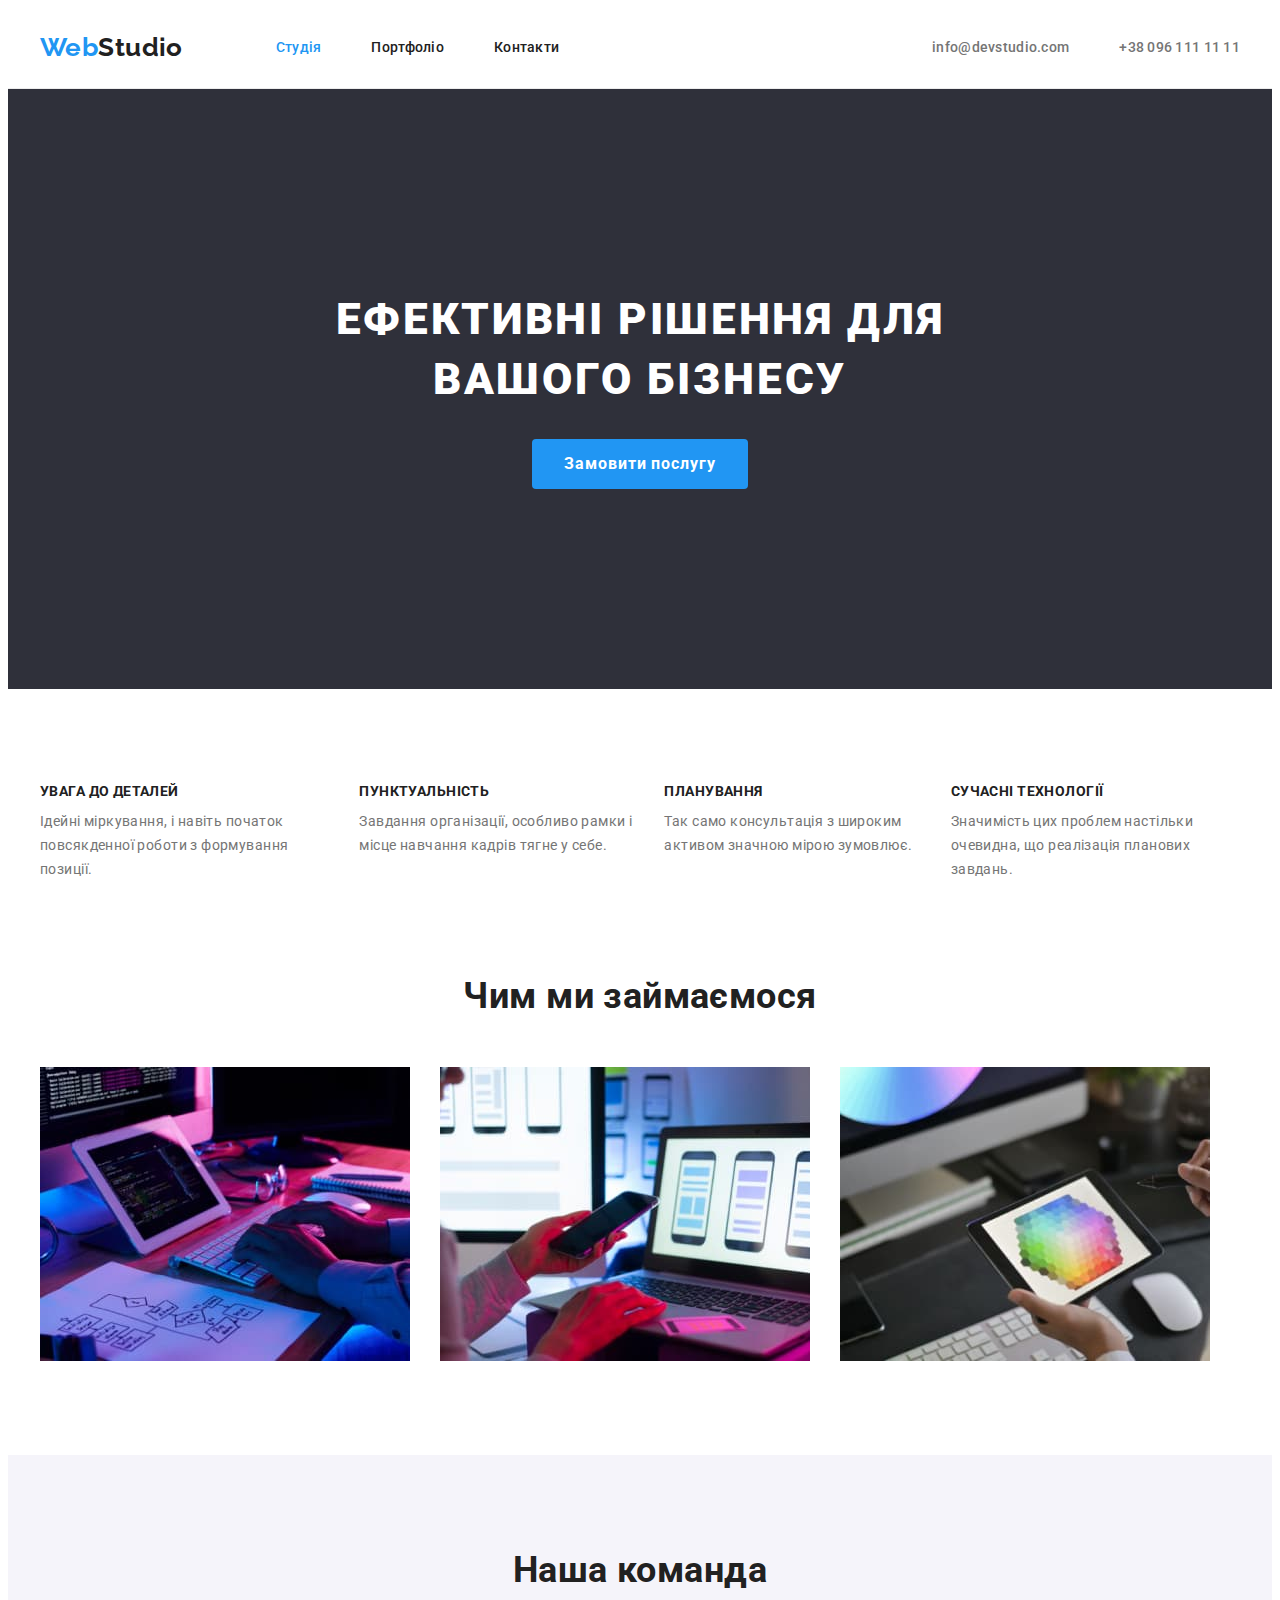
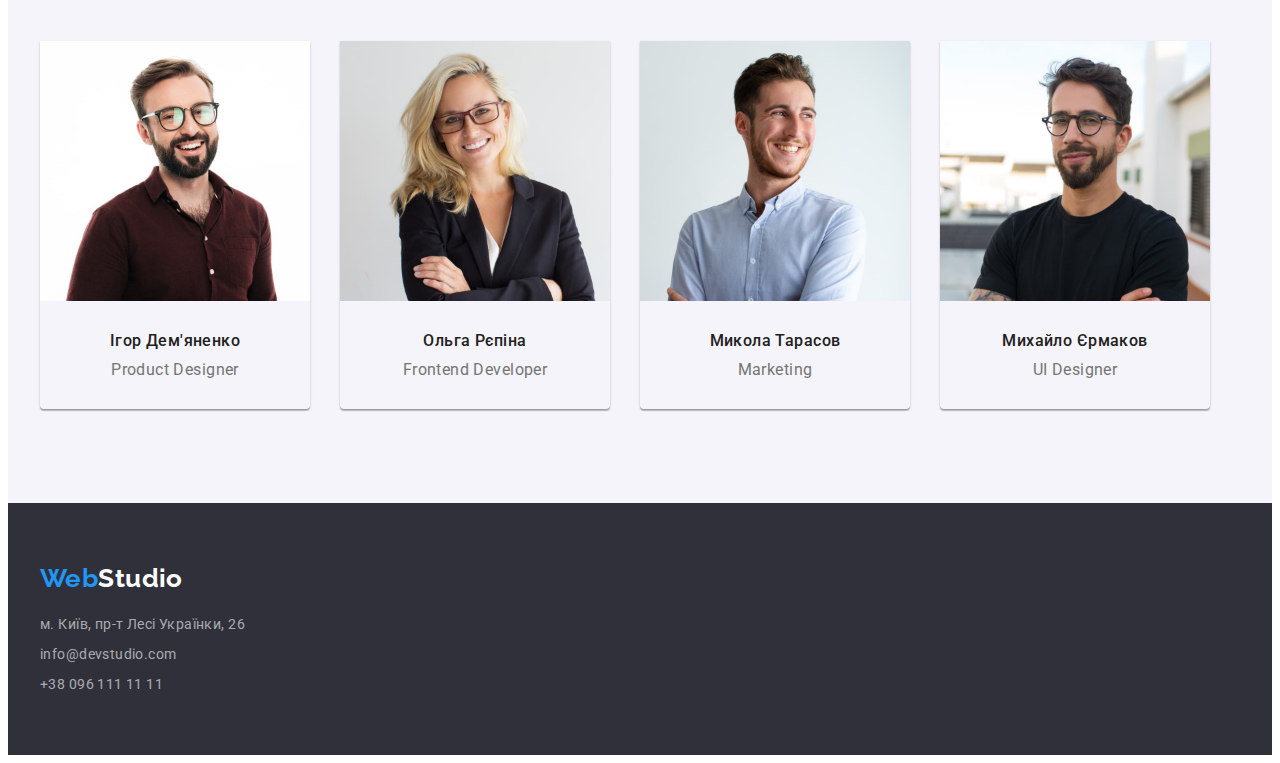
<file: index.html>
<!DOCTYPE html>
<html lang="uk">
  <head>
    <meta charset="UTF-8" />
    <meta http-equiv="X-UA-Compatible" content="IE=edge" />
    <meta name="viewport" content="width=device-width, initial-scale=1.0" />
    <link rel="preconnect" href="https://fonts.googleapis.com" />
    <link rel="preconnect" href="https://fonts.gstatic.com" crossorigin />
    <link
      rel="stylesheet"
      href="https://cdnjs.cloudflare.com/ajax/libs/modern-normalize/1.1.0/modern-normalize.min.css"
      integrity="sha512-wpPYUAdjBVSE4KJnH1VR1HeZfpl1ub8YT/NKx4PuQ5NmX2tKuGu6U/JRp5y+Y8XG2tV+wKQpNHVUX03MfMFn9Q=="
      crossorigin="anonymous"
      referrerpolicy="no-referrer"
    />
    <link
      href="https://fonts.googleapis.com/css2?family=Raleway:wght@700&family=Roboto:wght@400;500;700;900&display=swap"
      rel="stylesheet"
    />
    <link rel="stylesheet" href="./css/styles.css" />
    <title>Web Studio</title>
  </head>
  <body>
    <header class="header-section">
      <div class="container header-container">
        <nav class="nav">
          <a class="logo" href="./index.html"><span>Web</span>Studio</a>
          <ul class="list nav-links">
            <li><a class="link current" href="">Студія</a></li>
            <li><a class="link" href="./portfolio.html">Портфоліо</a></li>
            <li><a class="link" href="">Контакти</a></li>
          </ul>
        </nav>
        <ul class="contacts">
          <li>
            <a class="link" href="mailto:info@devstudio.com">info@devstudio.com</a>
          </li>
          <li>
            <a class="link" href="tel:+380961111111">+38 096 111 11 11</a>
          </li>
        </ul>
      </div>
    </header>
    <main>
      <section class="hero section">
        <div class="container">
          <h1 class="title">Ефективні рішення для вашого бізнесу</h1>
          <button type="button" class="order-button">Замовити послугу</button>
        </div>
      </section>
      <section class="advantage section">
        <div class="container">
          <h2 class="visually-hidden">Переваги</h2>
          <ul class="list">
            <li class="card">
              <h3 class="title">увага до деталей</h3>
              <p class="desc">
                Ідейні міркування, і навіть початок повсякденної роботи з формування позиції.
              </p>
            </li>
            <li class="card">
              <h3 class="title">пунктуальність</h3>
              <p class="desc">
                Завдання організації, особливо рамки і місце навчання кадрів тягне у себе.
              </p>
            </li>
            <li class="card">
              <h3 class="title">планування</h3>
              <p class="desc">Так само консультація з широким активом значною мірою зумовлює.</p>
            </li>
            <li class="card">
              <h3 class="title">сучасні технології</h3>
              <p class="desc">
                Значимість цих проблем настільки очевидна, що реалізація планових завдань.
              </p>
            </li>
          </ul>
        </div>
      </section>
      <section class="our-work section">
        <div class="container">
          <h2 class="title">Чим ми займаємося</h2>
          <ul class="list">
            <li class="item">
              <img src="./images/work1.jpg" width="370" alt="Проектування" />
            </li>
            <li class="item">
              <img src="./images/work2.jpg" width="370" alt="Адаптація" />
            </li>
            <li class="item">
              <img src="./images/work3.jpg" width="370" alt="Дізайн" />
            </li>
          </ul>
        </div>
      </section>
      <section class="our-team section">
        <div class="container">
          <h2 class="title">Наша команда</h2>
          <ul class="list">
            <li class="item">
              <img
                class="member-photo"
                src="./images/product-designer.jpg"
                width="270"
                alt="Дизайнер проекта"
              />
              <h3 class="member-title">Ігор Дем'яненко</h3>
              <p class="member-position">Product Designer</p>
            </li>
            <li class="item">
              <img
                class="member-photo"
                src="./images/frontend-developer.jpg"
                width="270"
                alt="Фронтенд разработчик"
              />
              <h3 class="member-title">Ольга Рєпіна</h3>
              <p class="member-position">Frontend Developer</p>
            </li>
            <li class="item">
              <img class="member-photo" src="./images/marketing.jpg" width="270" alt="Маркетінг" />
              <h3 class="member-title">Микола Тарасов</h3>
              <p class="member-position">Marketing</p>
            </li>
            <li class="item">
              <img
                class="member-photo"
                src="./images/ui-designer.jpg"
                width="270"
                alt="UI дезайнер"
              />
              <h3 class="member-title">Михайло Єрмаков</h3>
              <p class="member-position">UI Designer</p>
            </li>
          </ul>
        </div>
      </section>
      <footer class="section">
        <div class="container">
          <a class="logo" href="./index.html"><span>Web</span>Studio</a>
          <address>
            <ul class="list">
              <li class="item">
                <a
                  class="link location"
                  href="https://goo.gl/maps/Ng53ubhgUgU8Qism7"
                  target="_blank"
                  rel="noopener noreferrer"
                  >м. Київ, пр-т Лесі Українки, 26</a
                >
              </li>
              <li class="item">
                <a class="link" href="mailto:info@devstudio.com">info@devstudio.com</a>
              </li>
              <li class="item"><a class="link" href="tel:+380961111111">+38 096 111 11 11</a></li>
            </ul>
          </address>
        </div>
      </footer>
    </main>
  </body>
</html>
</file>
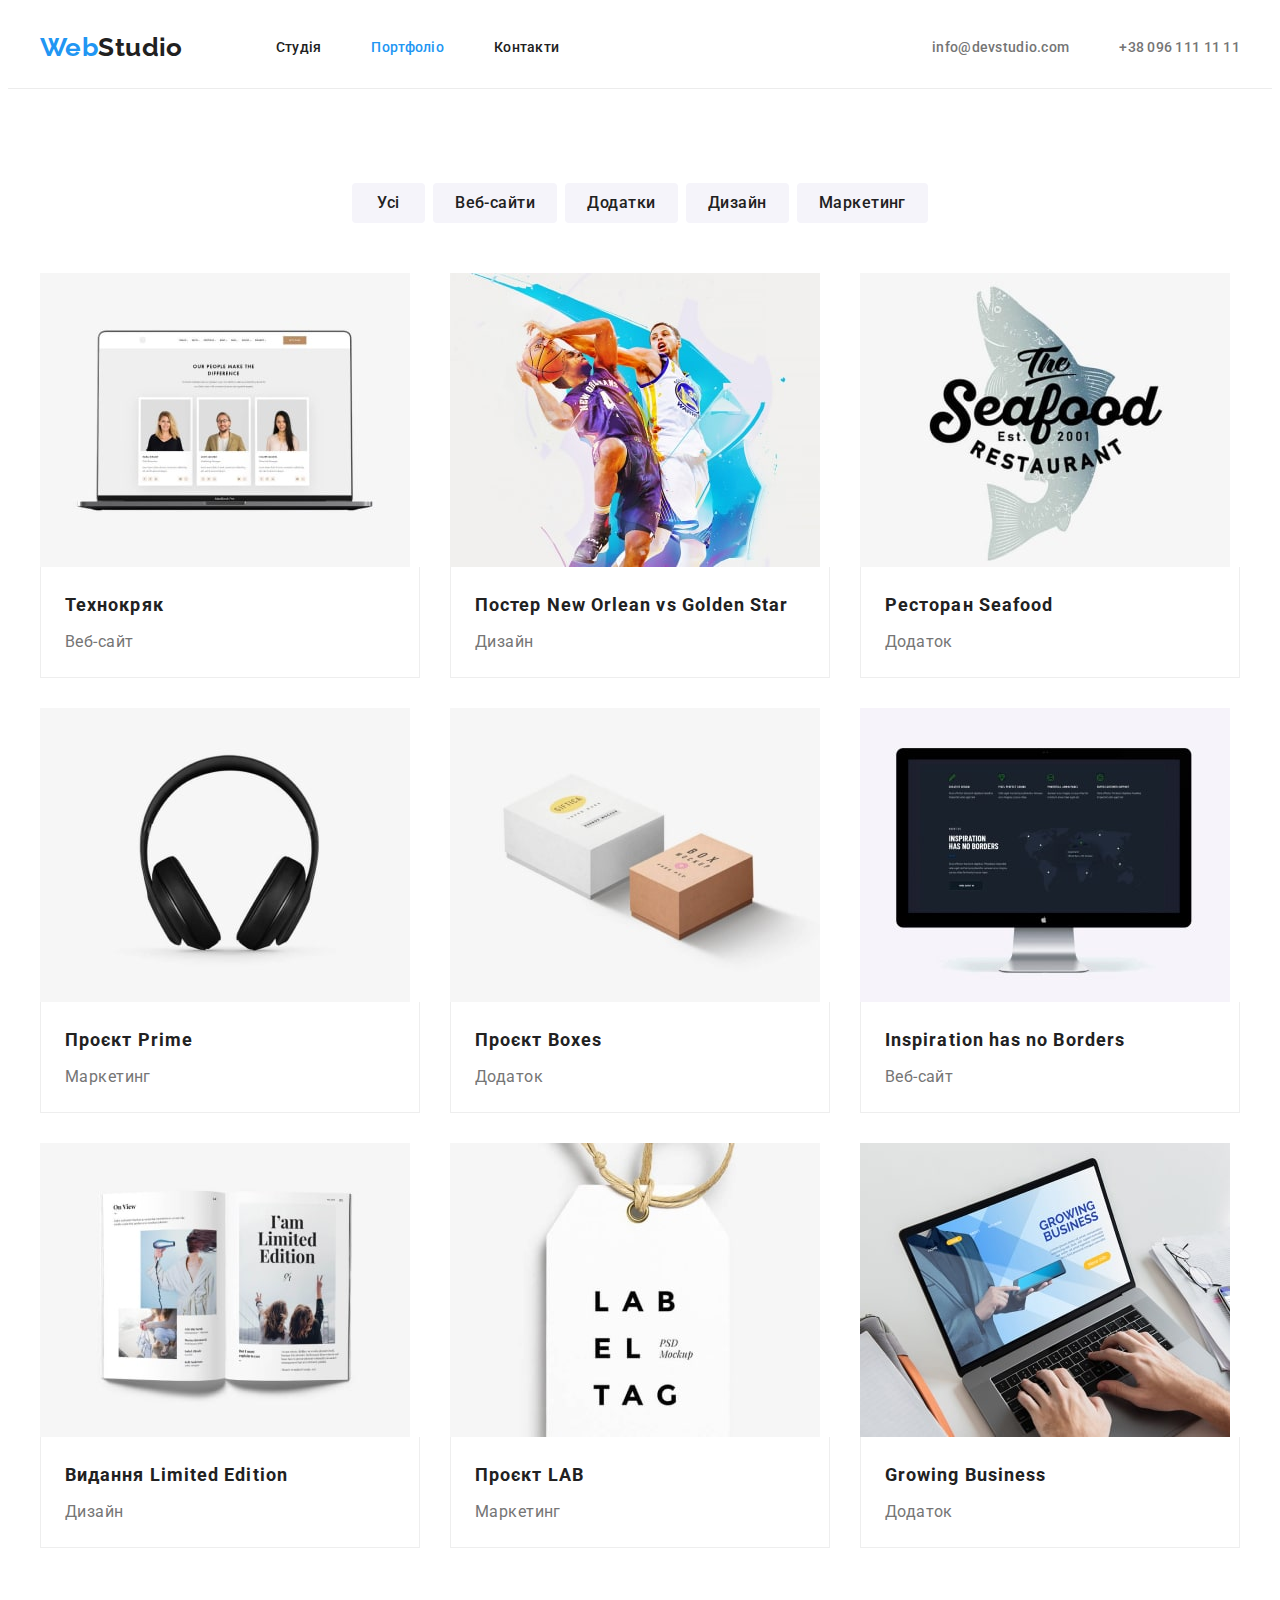
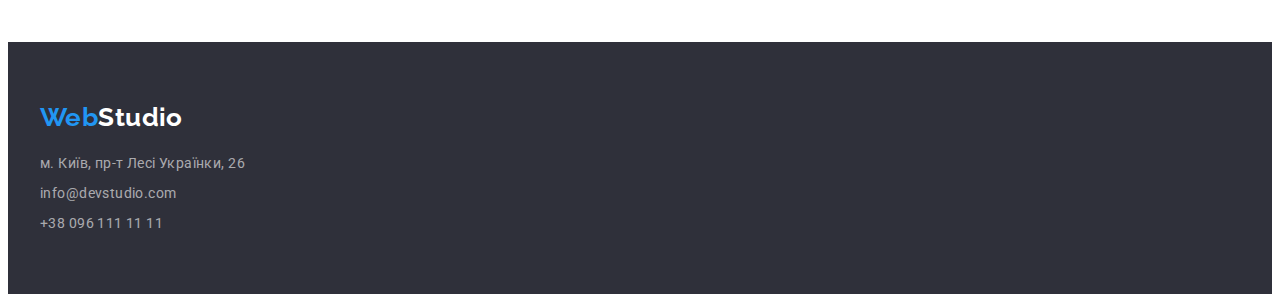
<file: portfolio.html>
<!DOCTYPE html>
<html lang="uk">
  <head>
    <meta charset="UTF-8" />
    <meta http-equiv="X-UA-Compatible" content="IE=edge" />
    <meta name="viewport" content="width=device-width, initial-scale=1.0" />
    <link rel="preconnect" href="https://fonts.googleapis.com" />
    <link rel="preconnect" href="https://fonts.gstatic.com" crossorigin />
    <link
      rel="stylesheet"
      href="https://cdnjs.cloudflare.com/ajax/libs/modern-normalize/1.1.0/modern-normalize.min.css"
      integrity="sha512-wpPYUAdjBVSE4KJnH1VR1HeZfpl1ub8YT/NKx4PuQ5NmX2tKuGu6U/JRp5y+Y8XG2tV+wKQpNHVUX03MfMFn9Q=="
      crossorigin="anonymous"
      referrerpolicy="no-referrer"
    />
    <link
      href="https://fonts.googleapis.com/css2?family=Raleway:wght@700&family=Roboto:wght@400;500;700;900&display=swap"
      rel="stylesheet"
    />
    <link rel="stylesheet" href="./css/styles.css" />
    <title>Web Studio</title>
  </head>
  <body>
    <header class="header-section">
      <div class="container header-container">
        <nav class="nav">
          <a class="logo" href="./index.html"><span>Web</span>Studio</a>
          <ul class="list nav-links">
            <li><a class="link" href="./index.html">Студія</a></li>
            <li><a class="link current" href="./portfolio.html">Портфоліо</a></li>
            <li><a class="link" href="">Контакти</a></li>
          </ul>
        </nav>
        <ul class="contacts">
          <li>
            <a class="link" href="mailto:info@devstudio.com">info@devstudio.com</a>
          </li>
          <li>
            <a class="link" href="tel:+380961111111">+38 096 111 11 11</a>
          </li>
        </ul>
      </div>
    </header>
    <main>
      <section class="gallery section">
        <div class="container">
          <h1 class="hidden">Портфолио</h1>

          <!-- фильтр -->
          <ul class="filter list">
            <li class="filter-item"><button class="button" type="button">Усі</button></li>
            <li class="filter-item"><button class="button" type="button">Веб-сайти</button></li>
            <li class="filter-item"><button class="button" type="button">Додатки</button></li>
            <li class="filter-item"><button class="button" type="button">Дизайн</button></li>
            <li class="filter-item"><button class="button" type="button">Маркетинг</button></li>
          </ul>

          <!-- Галерея -->
          <ul class="work-list list">
            <li class="card">
              <a class="link" href="">
                <img
                  class="card-image"
                  src="./images/portfolio/img-1.jpg"
                  alt="Приклад роботи"
                  width="370"
                />
                <div class="desc-wrapper">
                  <h2 class="card-title">Технокряк</h2>
                  <p class="card-description">Веб-сайт</p>
                </div>
              </a>
            </li>
            <li class="card">
              <a class="link" href="">
                <img
                  class="card-image"
                  src="./images/portfolio/img-2.jpg"
                  alt="Приклад роботи"
                  width="370"
                />
                <div class="desc-wrapper">
                  <h2 class="card-title">Постер New Orlean vs Golden Star</h2>
                  <p class="card-description">Дизайн</p>
                </div>
              </a>
            </li>
            <li class="card">
              <a class="link" href="">
                <img
                  class="card-image"
                  src="./images/portfolio/img-3.jpg"
                  alt="Приклад роботи"
                  width="370"
                />
                <div class="desc-wrapper">
                  <h2 class="card-title">Ресторан Seafood</h2>
                  <p class="card-description">Додаток</p>
                </div>
              </a>
            </li>
            <li class="card">
              <a class="link" href="">
                <img
                  class="card-image"
                  src="./images/portfolio/img-4.jpg"
                  alt="Приклад роботи"
                  width="370"
                />
                <div class="desc-wrapper">
                  <h2 class="card-title">Проєкт Prime</h2>
                  <p class="card-description">Маркетинг</p>
                </div>
              </a>
            </li>
            <li class="card">
              <a class="link" href="">
                <img
                  class="card-image"
                  src="./images/portfolio/img-5.jpg"
                  alt="Приклад роботи"
                  width="370"
                />
                <div class="desc-wrapper">
                  <h2 class="card-title">Проєкт Boxes</h2>
                  <p class="card-description">Додаток</p>
                </div>
              </a>
            </li>
            <li class="card">
              <a class="link" href="">
                <img
                  class="card-image"
                  src="./images/portfolio/img-6.jpg"
                  alt="Приклад роботи"
                  width="370"
                />
                <div class="desc-wrapper">
                  <h2 class="card-title">Inspiration has no Borders</h2>
                  <p class="card-description">Веб-сайт</p>
                </div>
              </a>
            </li>
            <li class="card">
              <a class="link" href="">
                <img
                  class="card-image"
                  src="./images/portfolio/img-7.jpg"
                  alt="Приклад роботи"
                  width="370"
                />
                <div class="desc-wrapper">
                  <h2 class="card-title">Видання Limited Edition</h2>
                  <p class="card-description">Дизайн</p>
                </div>
              </a>
            </li>
            <li class="card">
              <a class="link" href="">
                <img
                  class="card-image"
                  src="./images/portfolio/img-8.jpg"
                  alt="Приклад роботи"
                  width="370"
                />
                <div class="desc-wrapper">
                  <h2 class="card-title">Проєкт LAB</h2>
                  <p class="card-description">Маркетинг</p>
                </div>
              </a>
            </li>
            <li class="card">
              <a class="link" href="">
                <img
                  class="card-image"
                  src="./images/portfolio/img-9.jpg"
                  alt="Приклад роботи"
                  width="370"
                />
                <div class="desc-wrapper">
                  <h2 class="card-title">Growing Business</h2>
                  <p class="card-description">Додаток</p>
                </div>
              </a>
            </li>
          </ul>
        </div>
      </section>
    </main>
    <footer class="section">
      <div class="container">
        <a class="logo" href="./index.html"><span>Web</span>Studio</a>
        <address>
          <ul class="list">
            <li class="item">
              <a
                class="link location"
                href="https://goo.gl/maps/Ng53ubhgUgU8Qism7"
                target="_blank"
                rel="noopener noreferrer"
                >м. Київ, пр-т Лесі Українки, 26</a
              >
            </li>
            <li class="item">
              <a class="link" href="mailto:info@devstudio.com">info@devstudio.com</a>
            </li>
            <li class="item"><a class="link" href="tel:+380961111111">+38 096 111 11 11</a></li>
          </ul>
        </address>
      </div>
    </footer>
  </body>
</html>
</file>
<file: css/styles.css>
/* #2196F3 - accent color */
:root {
  --main-text-color: #757575;
  --title-color: #212121;
  --accent-color: #2196f3;
  --main-white-color: #ffffff;
  --main-background-color: #ffffff;
  --contact-color: #757575;
  --footer-contact-color: rgba(255, 255, 255, 0.6);
  --footer-background-color: #2f303a;
  --filter-button-background: #f5f4fa;
  --secondary-section-background: #f5f4fa;
  --header-border-color: #ececec;
  --gallery-item-border: #eeeeee;
}

.visually-hidden {
  position: absolute;
  width: 1px;
  height: 1px;
  margin: -1px;
  border: 0;
  padding: 0;

  white-space: nowrap;
  clip-path: inset(100%);
  clip: rect(0 0 0 0);
  overflow: hidden;
}

body {
  font-family: 'Roboto', 'Helvetica Neue', 'Verdana', 'Tahoma', sans-serif;
  font-size: 14px;
  line-height: 1.71;
  letter-spacing: 0.03em;

  color: var(--main-text-color);
  background-color: var(--main-background-color);
}

h1,
h2,
h3,
h4,
h5,
h6,
p,
ul {
  margin: 0;
}

img {
  display: block;
  max-width: 100%;
  height: auto;
}

ul {
  padding-left: 0;
  list-style: none;
}

.container {
  width: 1200px;
  padding-left: 15px;
  padding-right: 15px;
  margin: 0 auto;
}

.section {
  padding-top: 94px;
  padding-bottom: 94px;
  min-width: 1200px;
}

.list {
  margin-top: 0;
  margin-bottom: 0;
  list-style-type: none;
}

.hidden {
  margin: 0;
  padding: 0;
  height: 0;
  visibility: hidden;
}

.title {
  margin-top: 0;
  margin-bottom: 50px;
  font-size: 36px;
  font-weight: 700;
  line-height: 1.167;
  color: var(--title-color);
}

/* header section */

header {
  border-bottom: 1px solid Var(--header-border-color);
}

.header-container {
  display: flex;
  align-items: center;
  justify-content: center;
}

.logo {
  padding-top: 24px;
  padding-bottom: 25px;

  font-family: 'Raleway', sans-serif;
  font-size: 26px;
  font-weight: 700;
  line-height: 1.1925; /*30.52/26 = 1.17, но тогда размер блока не равен 80px */
  color: var(--title-color);
  text-decoration: none;
}

.logo > span {
  color: var(--accent-color);
}

.nav {
  display: flex;
  align-items: center;
}

.nav-links {
  display: flex;
  margin-left: 93px;
  gap: 50px;
}

.nav-links .link {
  font-size: 14px;
  font-weight: 500;
  line-height: 1.17;
  letter-spacing: 0.02em;
  color: var(--title-color);
  text-decoration: none;
}

.nav-links .current,
.nav-links .link:hover,
.nav-links .link:focus {
  color: var(--accent-color);
}

.header-section .contacts {
  margin-left: auto;
}

.contacts {
  display: flex;
  gap: 50px;
}
.contacts .link {
  font-weight: 500;
  line-height: 1.2;
  letter-spacing: 0.02em;
  color: var(--contact-color);
  text-decoration: none;
}

.contacts .link:not(:last-child()) {
  margin-right: 50px;
}

.contacts .link:hover,
.contacts .link:focus {
  color: var(--accent-color);
}

/* hero section */

.hero {
  background-color: var(--footer-background-color);
  text-align: center;
}

.hero.section {
  padding-top: 200px;
  padding-bottom: 200px;
}

.hero .title {
  max-width: 696px;
  margin-bottom: 30px;
  margin-left: auto;
  margin-right: auto;
  font-size: 44px;
  font-weight: 900;
  line-height: 1.3637;
  letter-spacing: 0.06em;
  text-transform: uppercase;
  color: var(--main-white-color);
}

.order-button {
  border: none;
  min-width: 216px;
  padding: 10px 32px;

  border-radius: 4px;

  font-family: inherit;
  font-size: 16px;
  font-weight: 700;
  line-height: 1.875;
  letter-spacing: 0.06em;
  color: var(--main-white-color);
  background-color: var(--accent-color);
  cursor: pointer;
}

/* advantage section */

.advantage.section {
  padding-bottom: 47px;
}

.advantage .list {
  display: flex;
  gap: 30px;
}

.advantage .card {
  flex-basis: calc((100%-3 * 30px) / 4);
  /* 270px; */
}

.advantage .title {
  margin-bottom: 10px;
  font-size: 14px;
  font-weight: 700;
  line-height: 1.143;
  text-transform: uppercase;
}

.advantage .desc {
  margin-top: 0;
  margin-bottom: 0;
  line-height: 1.715;
}
/* our work section */

.our-work {
  text-align: center;
}
.our-work.section {
  padding-top: 47px;
}

.our-work .list {
  display: flex;
  gap: 30px;
}

.our-work .item {
  flex-basis: calc((100%-2 * 30px) / 3);
}

/* our team */
.our-team {
  background-color: var(--secondary-section-background);
  text-align: center;
}

.our-team .list {
  display: flex;
  gap: 30px;
}
.our-team .item {
  flex-basis: calc((100%-3 * 30px) / 4);

  padding-bottom: 30px;
  box-shadow: 0px 1px 3px rgba(0, 0, 0, 0.12), 0px 1px 1px rgba(0, 0, 0, 0.14),
    0px 2px 1px rgba(0, 0, 0, 0.2);
  border-radius: 0px 0px 4px 4px;
}
.member-photo {
  margin-bottom: 30px;
}
.member-title {
  margin-top: 0;
  margin-bottom: 10px;

  font-size: 16px;
  font-weight: 500;
  line-height: 1.1875;
  color: var(--title-color);
}

.member-position {
  margin-top: 0px;
  margin-bottom: 0px;

  font-size: 16px;
  line-height: 1.1875;
}

/* footer */

footer {
  background-color: var(--footer-background-color);
}

footer.section {
  padding-top: 60px;
  padding-bottom: 60px;
}
footer .logo {
  display: inline-block;
  padding-top: 0;
  padding-bottom: 0;
  margin-bottom: 20px;

  color: var(--main-white-color);
}

footer .item {
  line-height: 1.5;
}

footer .item:not(:last-child) {
  margin-bottom: 9px;
}
footer .link {
  color: var(--footer-contact-color);
  text-decoration: none;
  font-style: normal;
}

footer .link:hover,
footer .link:focus {
  color: var(--accent-color);
}
.location {
  font-size: 14px;
  color: var(--main-white-color);
  text-decoration: none;
  font-style: normal;
}

/* portfolio.html */

/* filter */
.filter {
  display: flex;
  justify-content: center;
  margin-bottom: 50px;
  gap: 8px;
}
.filter .button {
  min-width: 73px;
  padding: 6px 22px;

  border-radius: 4px;
  border: none;

  font-family: inherit;
  font-size: 16px;
  font-weight: 500;
  line-height: 1.75;
  letter-spacing: 0.03em;
  color: var(--title-color);
  background-color: var(--filter-button-background);
  cursor: pointer;
}

/* .filter-item:not(:first-child) {
  margin-left: 8px;
} */

.filter .button:hover,
.filter .button:focus {
  color: var(--main-white-color);
  background-color: var(--accent-color);
}

/* gallery */

.work-list {
  display: flex;
  flex-wrap: wrap;
  gap: 30px;
}

.gallery .link {
  text-decoration: none;
}

.gallery .card {
  flex-basis: calc((100% - 2 * 30px) / 3);
}

.gallery .desc-wrapper {
  padding: 20px 24px;

  border-right: 1px solid var(--gallery-item-border);
  border-bottom: 1px solid var(--gallery-item-border);
  border-left: 1px solid var(--gallery-item-border);
}

.gallery .card-title {
  margin-top: 0;
  margin-bottom: 4px;

  font-size: 18px;
  font-weight: 700;
  letter-spacing: 0.06em;
  line-height: 2;
  color: var(--title-color);
}

.gallery .card-description {
  font-size: 16px;
  line-height: 1.875;
  color: var(--main-text-color);
}
</file>
